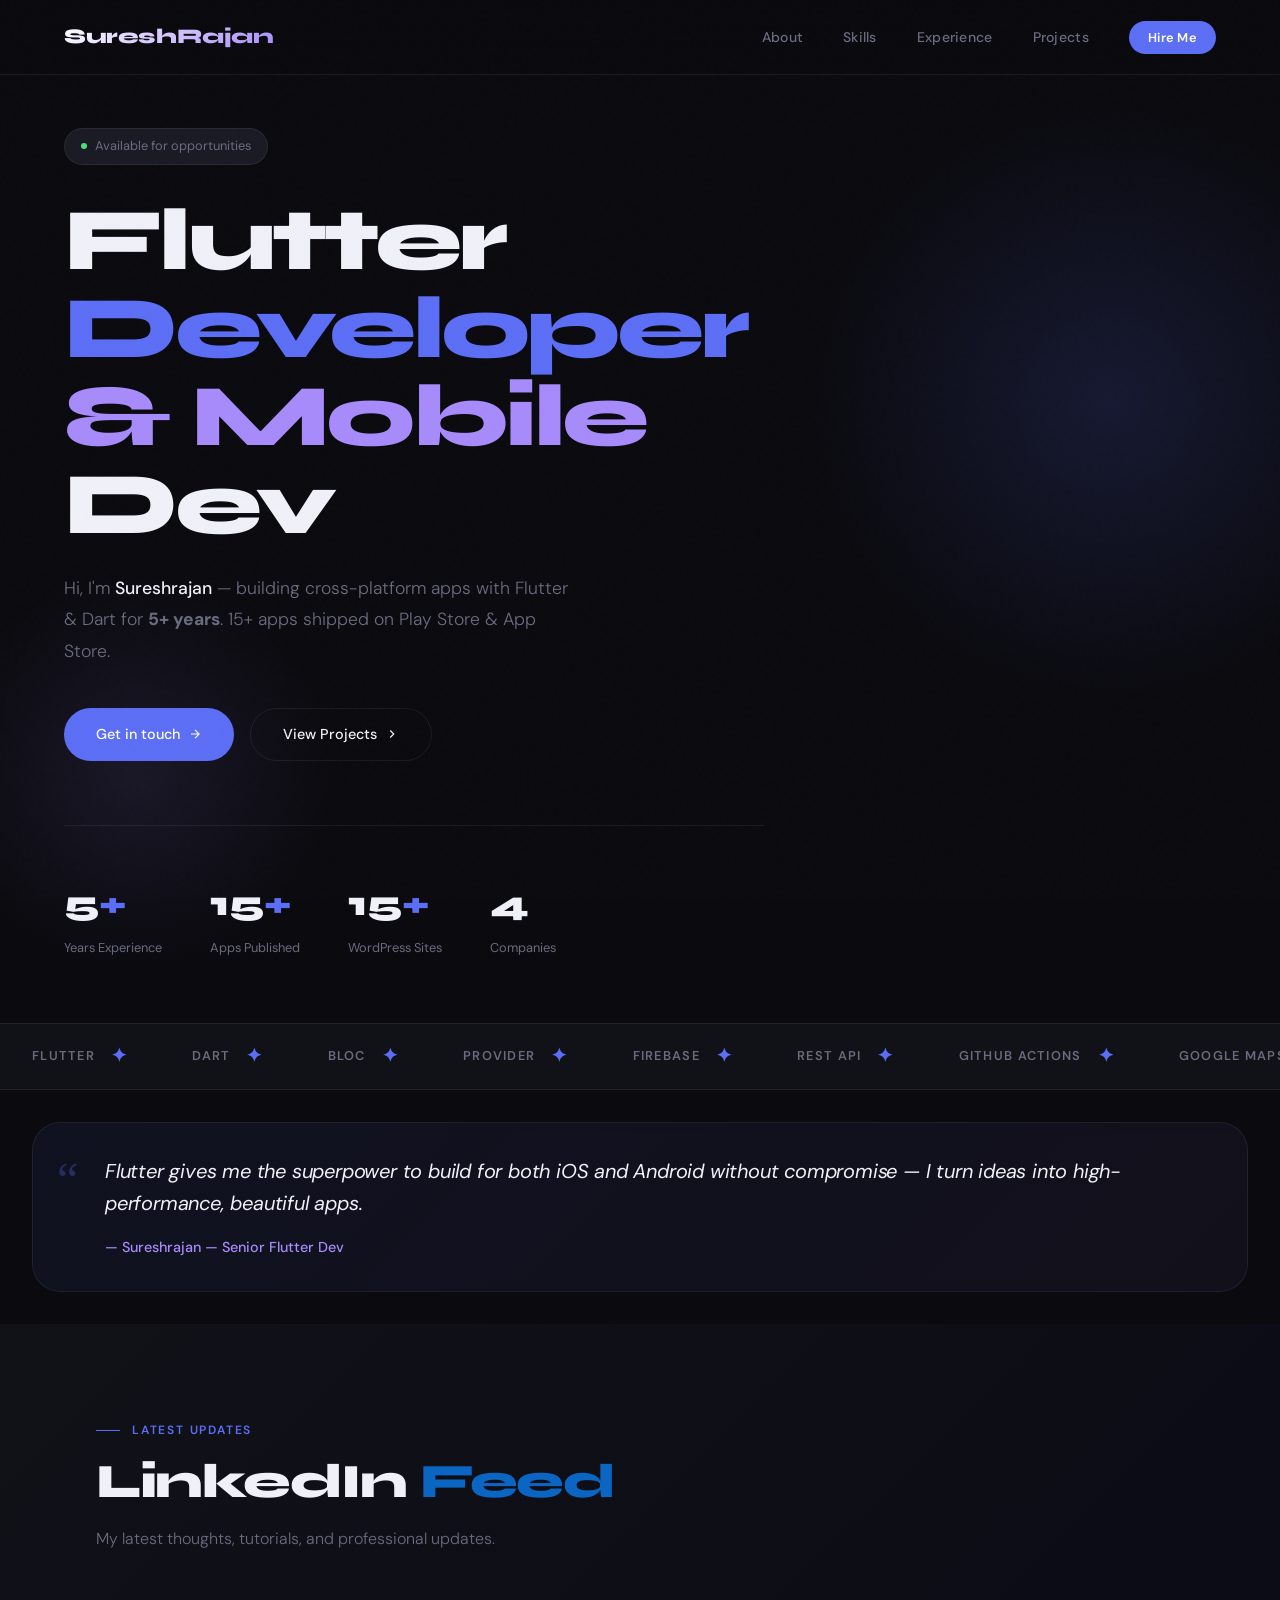
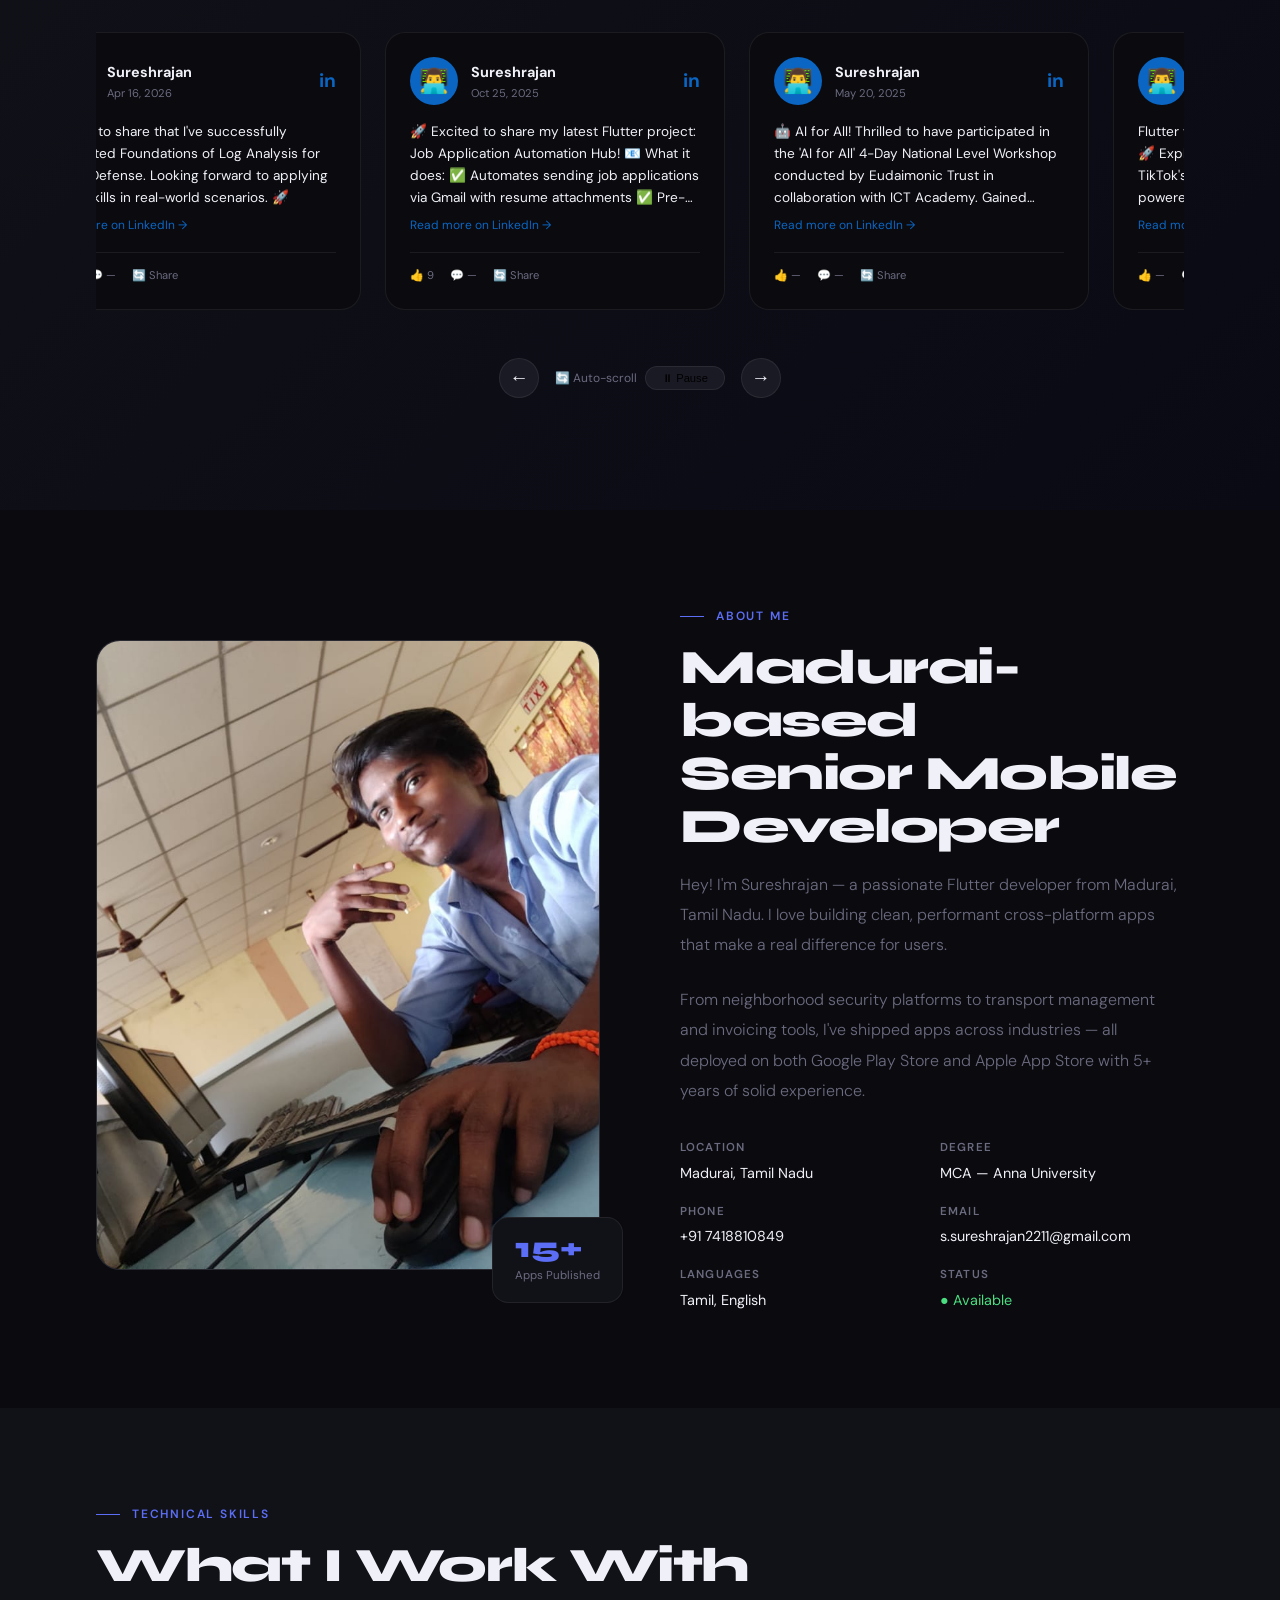
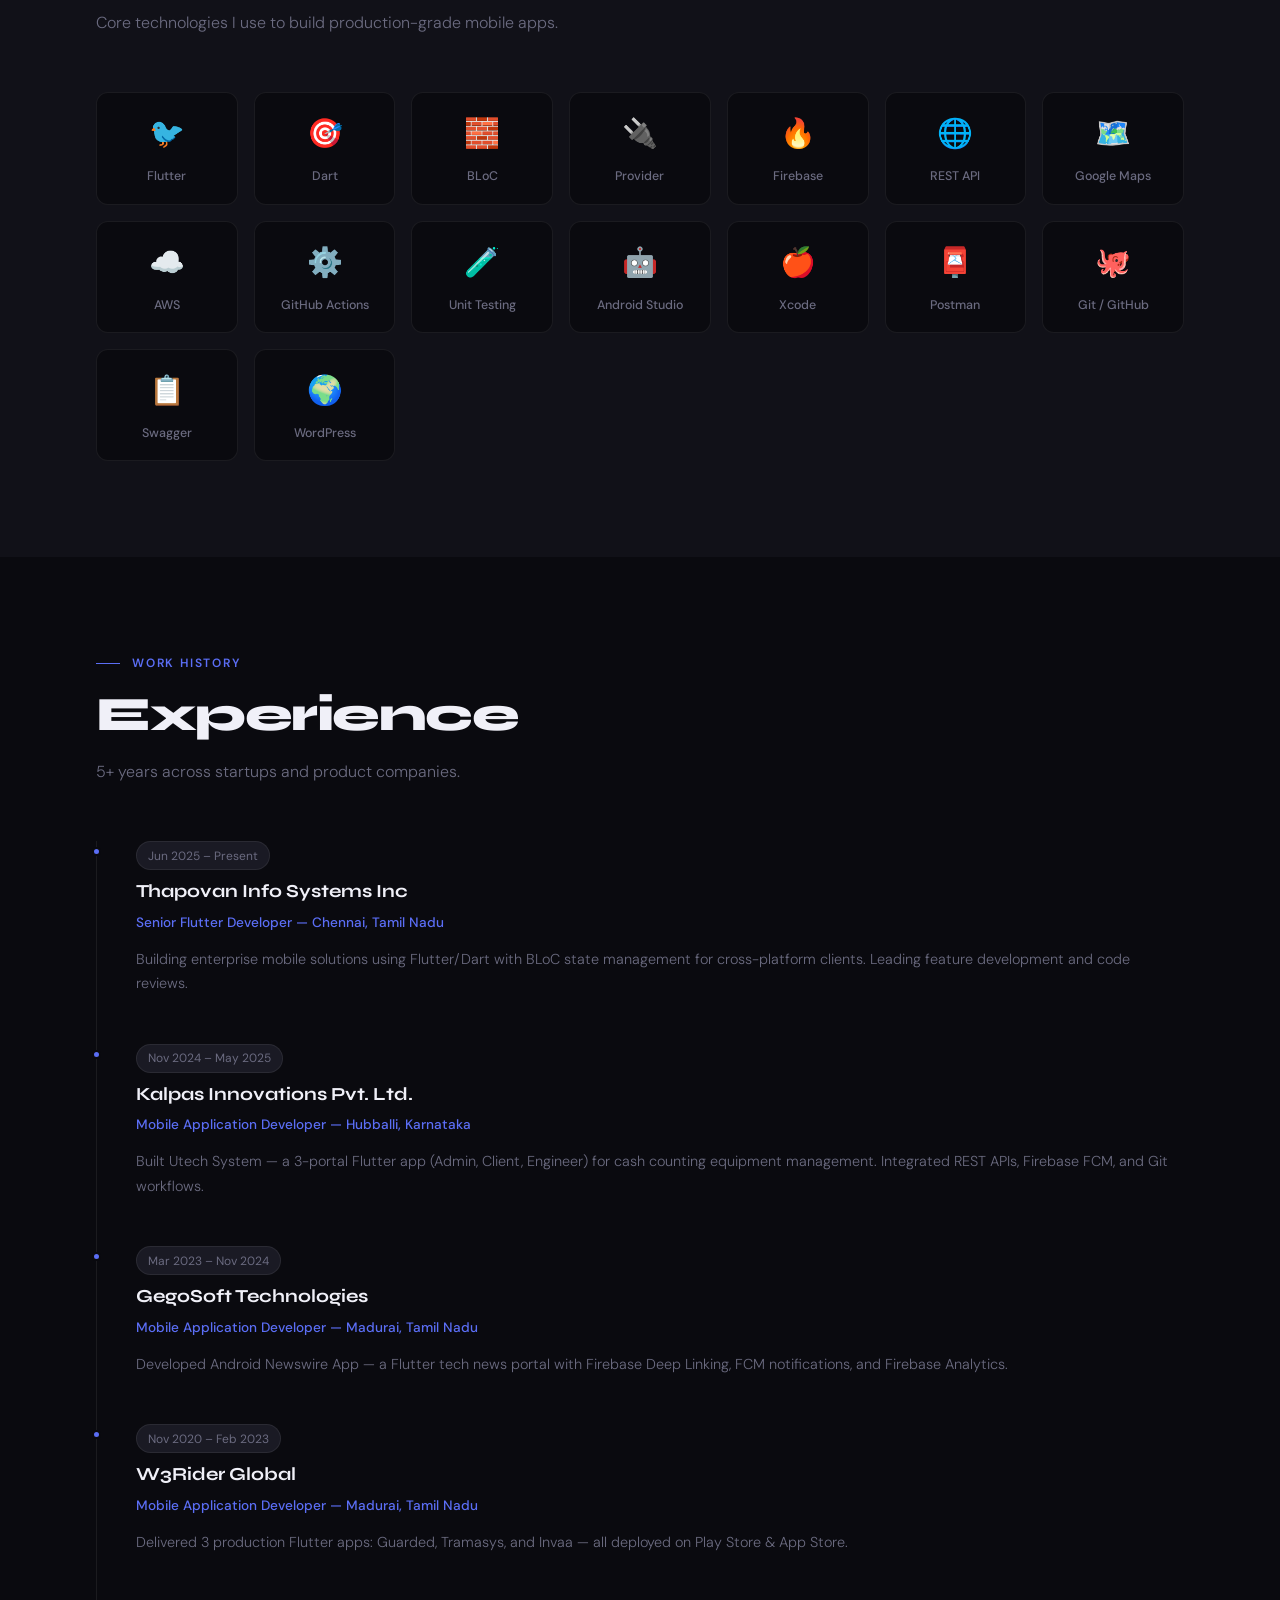
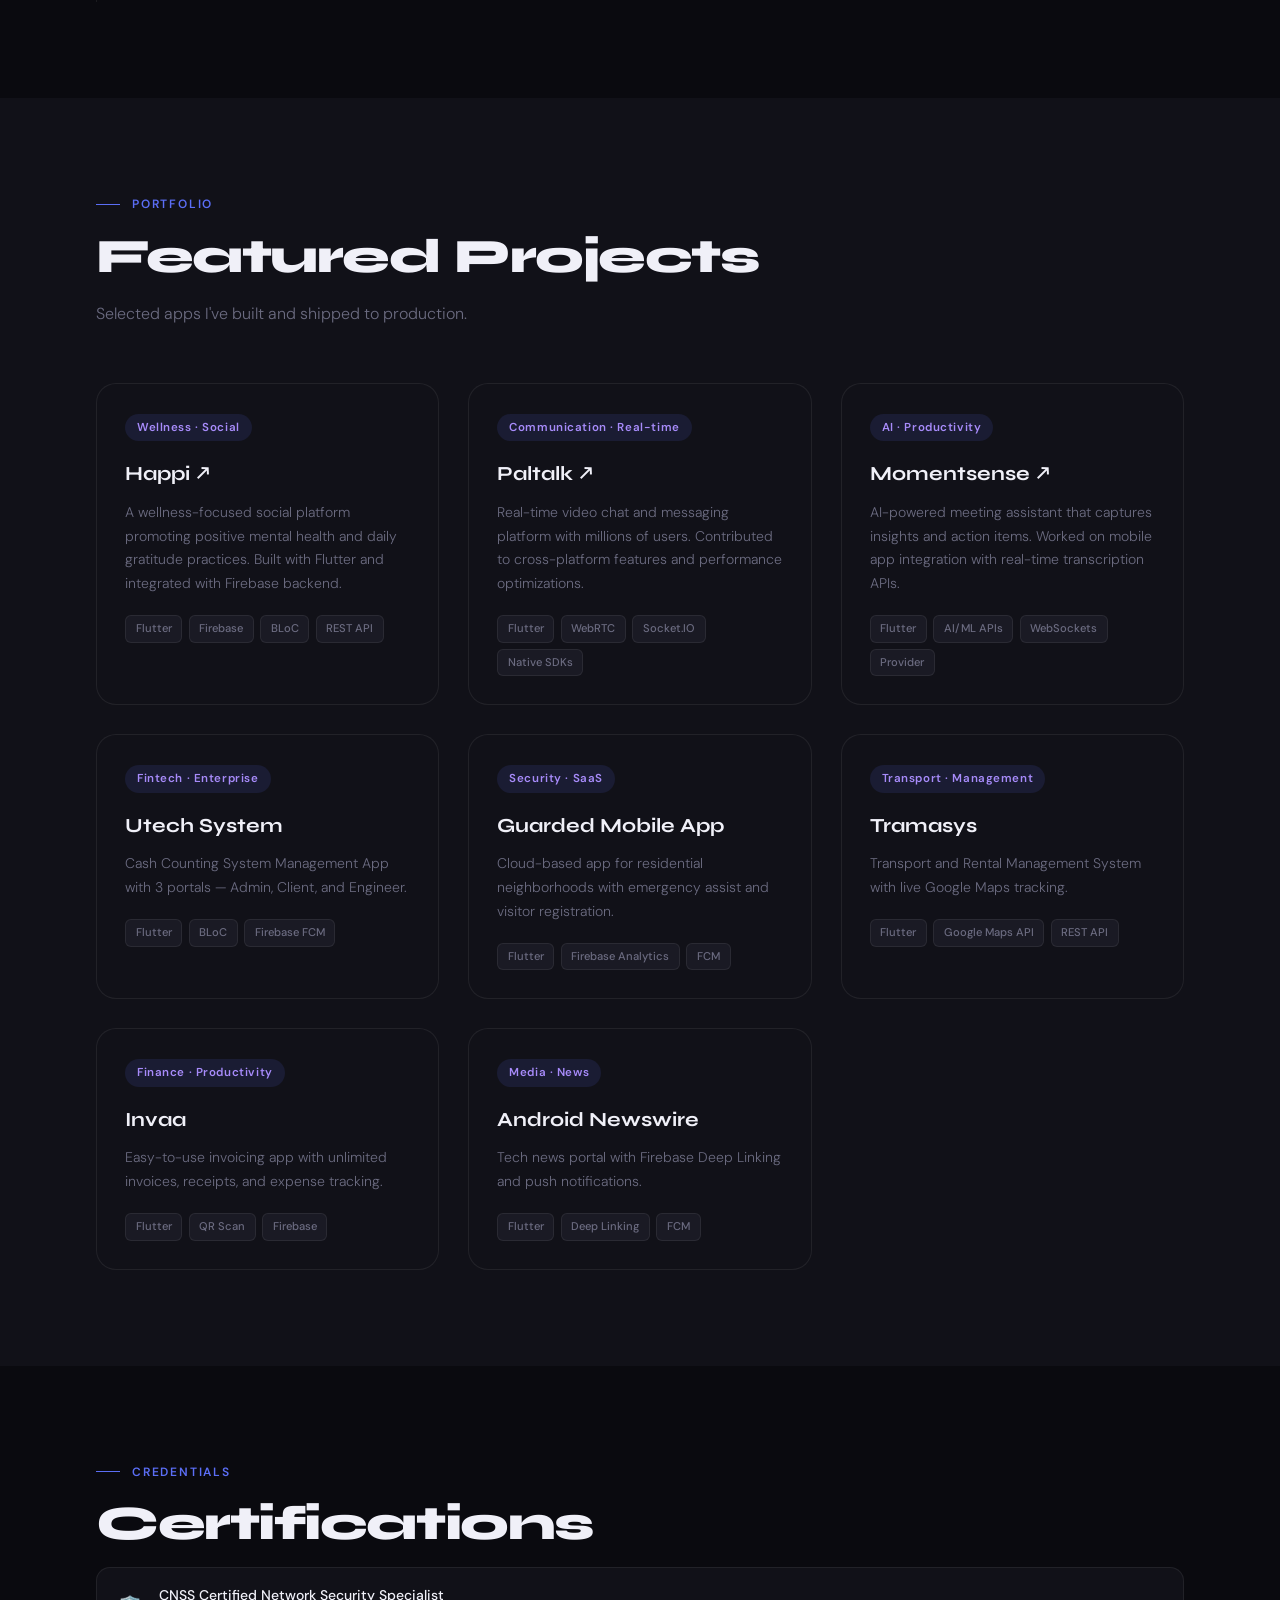
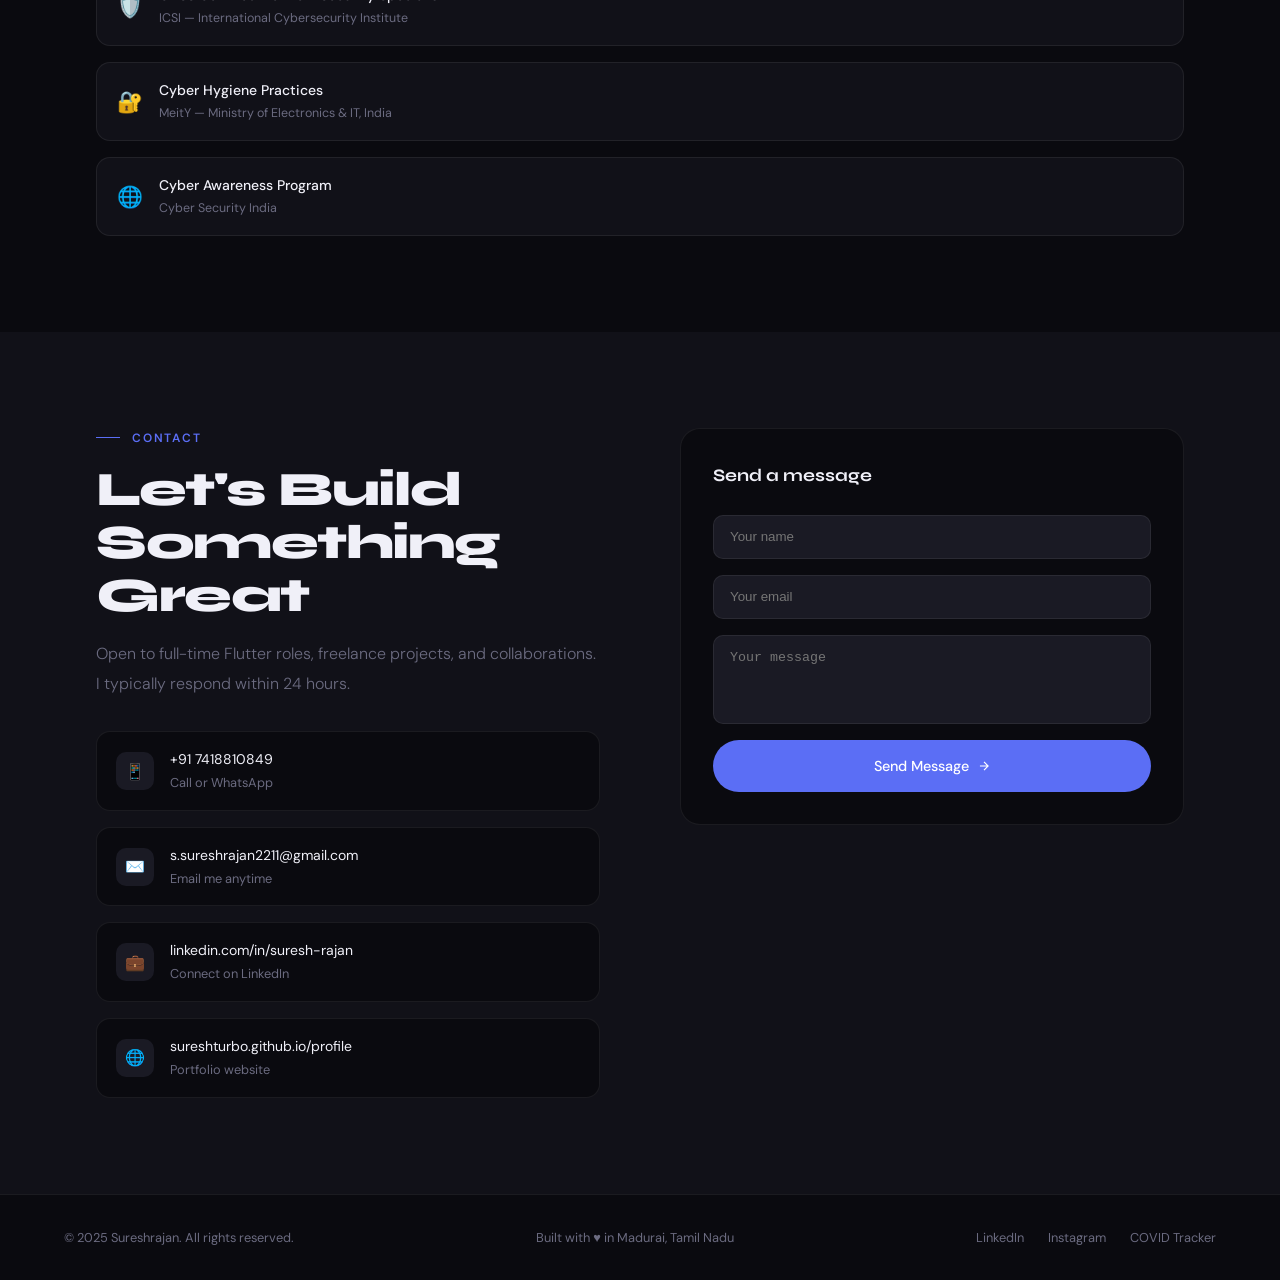
<file: index.html>
<!DOCTYPE html>
<html lang="en">
<head>
<meta charset="UTF-8">
<meta name="viewport" content="width=device-width, initial-scale=1.0">
<title>Sureshrajan — Flutter Developer (5+ Years)</title>
<meta name="description" content="Sureshrajan — Senior Flutter Developer with 5+ years experience. 15+ apps published on Play Store & App Store.">
<link rel="preconnect" href="https://fonts.googleapis.com">
<link href="https://fonts.googleapis.com/css2?family=Syne:wght@400;600;700;800&family=DM+Sans:ital,wght@0,300;0,400;0,500;1,300&display=swap" rel="stylesheet">
<style>
  *, *::before, *::after { box-sizing: border-box; margin: 0; padding: 0; }

  :root {
    --bg: #0A0A0F;
    --surface: #111118;
    --surface2: #1A1A24;
    --accent: #5B6EF5;
    --accent2: #A78BFA;
    --text: #F0F0F8;
    --muted: #6B6B80;
    --border: rgba(255,255,255,0.07);
    --font-display: 'Syne', sans-serif;
    --font-body: 'DM Sans', sans-serif;
    --linkedin-blue: #0A66C2;
  }

  html { scroll-behavior: smooth; }

  body {
    background: var(--bg);
    color: var(--text);
    font-family: var(--font-body);
    font-size: 16px;
    line-height: 1.7;
    overflow-x: hidden;
  }

  /* ── NOISE OVERLAY ── */
  body::before {
    content: '';
    position: fixed;
    inset: 0;
    background-image: url("data:image/svg+xml,%3Csvg viewBox='0 0 256 256' xmlns='http://www.w3.org/2000/svg'%3E%3Cfilter id='noise'%3E%3CfeTurbulence type='fractalNoise' baseFrequency='0.9' numOctaves='4' stitchTiles='stitch'/%3E%3C/filter%3E%3Crect width='100%25' height='100%25' filter='url(%23noise)' opacity='0.04'/%3E%3C/svg%3E");
    pointer-events: none;
    z-index: 9999;
    opacity: 0.4;
  }

  /* ── NAV ── */
  nav {
    position: fixed;
    top: 0; left: 0; right: 0;
    z-index: 100;
    display: flex;
    align-items: center;
    justify-content: space-between;
    padding: 1.2rem 4rem;
    background: rgba(10,10,15,0.7);
    backdrop-filter: blur(20px);
    border-bottom: 1px solid var(--border);
  }

  .nav-logo {
    font-family: var(--font-display);
    font-weight: 800;
    font-size: 1.3rem;
    color: var(--text);
    text-decoration: none;
    letter-spacing: -0.02em;
    background: linear-gradient(135deg, #fff, var(--accent2));
    -webkit-background-clip: text;
    background-clip: text;
    color: transparent;
  }

  .nav-links { display: flex; gap: 2.5rem; list-style: none; }
  .nav-links a {
    color: var(--muted);
    text-decoration: none;
    font-size: 0.875rem;
    font-weight: 500;
    letter-spacing: 0.02em;
    transition: color 0.2s;
  }
  .nav-links a:hover { color: var(--text); }

  .nav-cta {
    background: var(--accent);
    color: #fff !important;
    padding: 0.5rem 1.2rem;
    border-radius: 100px;
    font-size: 0.8rem !important;
    font-weight: 600 !important;
    transition: opacity 0.2s !important;
  }
  .nav-cta:hover { opacity: 0.85; color: #fff !important; }

  /* ── HERO ── */
  .hero {
    min-height: 100vh;
    display: flex;
    align-items: center;
    padding: 8rem 4rem 4rem;
    position: relative;
    overflow: hidden;
  }

  .hero-glow {
    position: absolute;
    width: 600px; height: 600px;
    border-radius: 50%;
    background: radial-gradient(circle, rgba(91,110,245,0.15) 0%, transparent 70%);
    top: 10%; right: -10%;
    pointer-events: none;
    animation: float 8s ease-in-out infinite;
  }

  .hero-glow2 {
    position: absolute;
    width: 400px; height: 400px;
    border-radius: 50%;
    background: radial-gradient(circle, rgba(167,139,250,0.1) 0%, transparent 70%);
    bottom: 5%; left: -5%;
    pointer-events: none;
    animation: float 10s ease-in-out infinite reverse;
  }

  @keyframes float {
    0%, 100% { transform: translateY(0px); }
    50% { transform: translateY(-30px); }
  }

  .hero-content { max-width: 700px; position: relative; z-index: 1; }

  .hero-badge {
    display: inline-flex;
    align-items: center;
    gap: 0.5rem;
    background: var(--surface2);
    border: 1px solid var(--border);
    border-radius: 100px;
    padding: 0.4rem 1rem;
    font-size: 0.8rem;
    color: var(--muted);
    margin-bottom: 2rem;
    animation: fadeUp 0.6s ease both;
  }

  .hero-badge .dot {
    width: 6px; height: 6px;
    border-radius: 50%;
    background: #4ADE80;
    animation: pulse 2s ease infinite;
  }

  @keyframes pulse {
    0%, 100% { opacity: 1; }
    50% { opacity: 0.4; }
  }

  .hero-title {
    font-family: var(--font-display);
    font-size: clamp(3rem, 7vw, 5.5rem);
    font-weight: 800;
    line-height: 1.0;
    letter-spacing: -0.04em;
    margin-bottom: 1.5rem;
    animation: fadeUp 0.6s 0.1s ease both;
  }

  .hero-title .accent { color: var(--accent); }
  .hero-title .accent2 { color: var(--accent2); }

  .hero-sub {
    font-size: 1.1rem;
    color: var(--muted);
    font-weight: 300;
    max-width: 520px;
    margin-bottom: 2.5rem;
    animation: fadeUp 0.6s 0.2s ease both;
    line-height: 1.8;
  }

  .hero-actions {
    display: flex;
    gap: 1rem;
    flex-wrap: wrap;
    animation: fadeUp 0.6s 0.3s ease both;
  }

  .btn-primary {
    background: var(--accent);
    color: #fff;
    padding: 0.85rem 2rem;
    border-radius: 100px;
    text-decoration: none;
    font-weight: 500;
    font-size: 0.9rem;
    transition: transform 0.2s, opacity 0.2s;
    display: inline-flex; align-items: center; gap: 0.5rem;
  }
  .btn-primary:hover { transform: translateY(-2px); opacity: 0.9; }

  .btn-secondary {
    background: transparent;
    color: var(--text);
    padding: 0.85rem 2rem;
    border-radius: 100px;
    text-decoration: none;
    font-weight: 500;
    font-size: 0.9rem;
    border: 1px solid var(--border);
    transition: border-color 0.2s, transform 0.2s;
    display: inline-flex; align-items: center; gap: 0.5rem;
  }
  .btn-secondary:hover { border-color: rgba(255,255,255,0.2); transform: translateY(-2px); }

  .hero-stats {
    display: flex;
    gap: 3rem;
    margin-top: 4rem;
    padding-top: 3rem;
    border-top: 1px solid var(--border);
    animation: fadeUp 0.6s 0.4s ease both;
  }

  .stat-num {
    font-family: var(--font-display);
    font-size: 2.2rem;
    font-weight: 800;
    color: var(--text);
    letter-spacing: -0.03em;
  }

  .stat-num span { color: var(--accent); }
  .stat-label { font-size: 0.8rem; color: var(--muted); font-weight: 400; margin-top: 0.2rem; }

  @keyframes fadeUp {
    from { opacity: 0; transform: translateY(20px); }
    to { opacity: 1; transform: translateY(0); }
  }

  /* ── SCROLLING TICKER ── */
  .ticker {
    background: var(--surface);
    border-top: 1px solid var(--border);
    border-bottom: 1px solid var(--border);
    padding: 1rem 0;
    overflow: hidden;
    white-space: nowrap;
  }

  .ticker-track {
    display: inline-flex;
    gap: 0;
    animation: ticker 25s linear infinite;
  }

  .ticker-item {
    display: inline-flex;
    align-items: center;
    gap: 1rem;
    padding: 0 2rem;
    font-size: 0.8rem;
    font-weight: 600;
    color: var(--muted);
    letter-spacing: 0.1em;
    text-transform: uppercase;
  }

  .ticker-dot { color: var(--accent); font-size: 1.2rem; }

  @keyframes ticker {
    from { transform: translateX(0); }
    to { transform: translateX(-50%); }
  }

  /* ── SECTIONS ── */
  section { padding: 6rem 4rem; }

  .section-tag {
    font-size: 0.75rem;
    font-weight: 600;
    letter-spacing: 0.15em;
    text-transform: uppercase;
    color: var(--accent);
    margin-bottom: 1rem;
    display: flex;
    align-items: center;
    gap: 0.75rem;
  }

  .section-tag::before {
    content: '';
    width: 24px; height: 1px;
    background: var(--accent);
  }

  .section-title {
    font-family: var(--font-display);
    font-size: clamp(2rem, 4vw, 3rem);
    font-weight: 800;
    letter-spacing: -0.03em;
    line-height: 1.1;
    margin-bottom: 1rem;
  }

  .section-desc {
    color: var(--muted);
    font-weight: 300;
    max-width: 500px;
    margin-bottom: 3.5rem;
    font-size: 1rem;
  }

  /* ── QUOTE CARD ── */
  .quote-card {
    background: linear-gradient(135deg, rgba(91,110,245,0.08) 0%, rgba(167,139,250,0.05) 100%);
    border: 1px solid var(--border);
    border-radius: 28px;
    padding: 2rem 2.5rem;
    margin: 2rem 0 2rem 0;
    position: relative;
    backdrop-filter: blur(4px);
  }
  .quote-icon {
    font-size: 3rem;
    color: var(--accent);
    opacity: 0.3;
    position: absolute;
    top: 1rem;
    left: 1.5rem;
    font-family: serif;
  }
  .quote-text {
    font-size: 1.25rem;
    font-weight: 400;
    line-height: 1.6;
    font-style: italic;
    color: var(--text);
    padding-left: 2rem;
    letter-spacing: -0.2px;
  }
  .quote-author {
    margin-top: 1rem;
    font-size: 0.9rem;
    color: var(--accent2);
    font-weight: 500;
    padding-left: 2rem;
  }
/* LinkedIn Posts Section - Complete Styles */
.linkedin-section {
    background: linear-gradient(135deg, var(--surface) 0%, #0A0A15 100%);
    overflow: hidden;
}

.posts-carousel-container {
    position: relative;
    width: 100%;
    overflow: hidden;
    padding: 1rem 0;
}

.posts-scroll-wrapper {
    overflow-x: auto;
    overflow-y: hidden;
    scroll-behavior: smooth;
    cursor: grab;
    scrollbar-width: thin;
    -webkit-overflow-scrolling: touch;
}

.posts-scroll-wrapper:active {
    cursor: grabbing;
}

.posts-scroll-wrapper::-webkit-scrollbar {
    height: 4px;
}

.posts-scroll-wrapper::-webkit-scrollbar-track {
    background: var(--surface2);
    border-radius: 10px;
}

.posts-scroll-wrapper::-webkit-scrollbar-thumb {
    background: var(--accent);
    border-radius: 10px;
}

.posts-flex {
    display: flex;
    flex-direction: row;
    gap: 1.5rem;
    padding: 0.5rem 0.5rem 1rem;
    width: max-content;
}

.linkedin-post-card {
    width: 340px;
    min-width: 320px;
    background: var(--bg);
    border: 1px solid var(--border);
    border-radius: 20px;
    padding: 1.5rem;
    transition: all 0.3s ease;
    display: flex;
    flex-direction: column;
}

.linkedin-post-card:hover {
    transform: translateY(-5px);
    border-color: var(--linkedin-blue);
    box-shadow: 0 10px 30px rgba(10, 102, 194, 0.15);
}

.post-header {
    display: flex;
    align-items: center;
    gap: 0.8rem;
    margin-bottom: 1rem;
}

.post-avatar {
    width: 48px;
    height: 48px;
    border-radius: 50%;
    background: var(--linkedin-blue);
    display: flex;
    align-items: center;
    justify-content: center;
    font-size: 1.5rem;
}

.post-author-info {
    flex: 1;
}

.post-author-name {
    font-weight: 700;
    color: var(--text);
    font-size: 0.9rem;
}

.post-date {
    font-size: 0.7rem;
    color: var(--muted);
}

.linkedin-icon {
    color: var(--linkedin-blue);
    font-size: 1.2rem;
    font-weight: bold;
}

.post-content {
    color: var(--text-muted);
    font-size: 0.85rem;
    line-height: 1.6;
    margin-bottom: 1rem;
    flex: 1;
}

.post-content p {
    display: -webkit-box;
    -webkit-line-clamp: 4;
    -webkit-box-orient: vertical;
    overflow: hidden;
    margin: 0;
}

.read-more {
    color: var(--linkedin-blue);
    text-decoration: none;
    font-size: 0.75rem;
    margin-top: 0.5rem;
    display: inline-block;
}

.read-more:hover {
    text-decoration: underline;
}

.post-stats {
    display: flex;
    gap: 1rem;
    padding-top: 0.8rem;
    border-top: 1px solid var(--border);
    font-size: 0.7rem;
    color: var(--muted);
}

.post-stats span {
    display: flex;
    align-items: center;
    gap: 0.3rem;
}

.auto-scroll-controls {
    display: flex;
    justify-content: center;
    gap: 1rem;
    margin-top: 2rem;
}

.scroll-btn {
    background: var(--surface2);
    border: 1px solid var(--border);
    border-radius: 50%;
    width: 40px;
    height: 40px;
    display: flex;
    align-items: center;
    justify-content: center;
    cursor: pointer;
    transition: all 0.2s;
    color: var(--text);
    font-size: 1.2rem;
}

.scroll-btn:hover {
    background: var(--accent);
    transform: scale(1.05);
}

.auto-scroll-indicator {
    display: flex;
    align-items: center;
    gap: 0.5rem;
    font-size: 0.75rem;
    color: var(--muted);
}

.toggle-auto {
    background: var(--surface2);
    border: 1px solid var(--border);
    border-radius: 20px;
    padding: 0.3rem 1rem;
    cursor: pointer;
    font-size: 0.7rem;
    transition: all 0.2s;
}

.toggle-auto.active {
    background: var(--accent);
    color: white;
}

.loading-posts {
    text-align: center;
    padding: 3rem;
    color: var(--muted);
}

.loading-spinner {
    width: 40px;
    height: 40px;
    border: 2px solid var(--border);
    border-top-color: var(--accent);
    border-radius: 50%;
    animation: spin 1s linear infinite;
    margin: 0 auto 1rem;
}

@keyframes spin {
    to { transform: rotate(360deg); }
}

  /* ── SKILLS ── */
  .skills-section { background: var(--surface); }

  .skills-grid {
    display: grid;
    grid-template-columns: repeat(auto-fill, minmax(140px, 1fr));
    gap: 1rem;
  }

  .skill-chip {
    background: var(--bg);
    border: 1px solid var(--border);
    border-radius: 12px;
    padding: 1rem;
    text-align: center;
    transition: border-color 0.2s, transform 0.2s;
    cursor: default;
  }

  .skill-chip:hover {
    border-color: var(--accent);
    transform: translateY(-3px);
  }

  .skill-chip .skill-icon { font-size: 1.8rem; margin-bottom: 0.5rem; }
  .skill-chip .skill-name { font-size: 0.78rem; font-weight: 500; color: var(--muted); }

  /* ── EXPERIENCE ── */
  .timeline { position: relative; }

  .timeline::before {
    content: '';
    position: absolute;
    left: 0; top: 0; bottom: 0;
    width: 1px;
    background: var(--border);
  }

  .timeline-item {
    padding-left: 2.5rem;
    padding-bottom: 3rem;
    position: relative;
  }

  .timeline-item::before {
    content: '';
    position: absolute;
    left: -4px; top: 6px;
    width: 9px; height: 9px;
    border-radius: 50%;
    background: var(--accent);
    border: 2px solid var(--bg);
  }

  .timeline-meta {
    display: flex;
    align-items: center;
    gap: 1rem;
    margin-bottom: 0.4rem;
    flex-wrap: wrap;
  }

  .timeline-date {
    font-size: 0.75rem;
    color: var(--muted);
    background: var(--surface2);
    padding: 0.2rem 0.7rem;
    border-radius: 100px;
    border: 1px solid var(--border);
  }

  .timeline-company {
    font-family: var(--font-display);
    font-size: 1.15rem;
    font-weight: 700;
    color: var(--text);
    margin-bottom: 0.2rem;
  }

  .timeline-role {
    font-size: 0.85rem;
    color: var(--accent);
    font-weight: 500;
    margin-bottom: 0.8rem;
  }

  .timeline-desc {
    font-size: 0.9rem;
    color: var(--muted);
    font-weight: 300;
    line-height: 1.7;
  }

  /* ── PROJECTS ── */
  .projects-grid {
    display: grid;
    grid-template-columns: repeat(auto-fill, minmax(320px, 1fr));
    gap: 1.8rem;
  }

  .project-card {
    background: var(--surface);
    border: 1px solid var(--border);
    border-radius: 20px;
    padding: 1.75rem;
    transition: border-color 0.2s, transform 0.2s;
    position: relative;
    overflow: hidden;
  }

  .project-card::before {
    content: '';
    position: absolute;
    top: 0; left: 0; right: 0;
    height: 2px;
    background: linear-gradient(90deg, var(--accent), var(--accent2));
    opacity: 0;
    transition: opacity 0.2s;
  }

  .project-card:hover { border-color: rgba(91,110,245,0.3); transform: translateY(-4px); }
  .project-card:hover::before { opacity: 1; }

  .project-tag {
    display: inline-block;
    background: rgba(91,110,245,0.12);
    color: var(--accent2);
    font-size: 0.72rem;
    font-weight: 600;
    padding: 0.25rem 0.75rem;
    border-radius: 100px;
    margin-bottom: 1rem;
    letter-spacing: 0.05em;
  }

  .project-name {
    font-family: var(--font-display);
    font-size: 1.25rem;
    font-weight: 700;
    margin-bottom: 0.6rem;
    color: var(--text);
  }

  .project-name a {
    color: inherit;
    text-decoration: none;
    transition: color 0.2s;
  }
  .project-name a:hover {
    color: var(--accent);
  }

  .project-desc {
    font-size: 0.875rem;
    color: var(--muted);
    font-weight: 300;
    line-height: 1.7;
  }

  .project-tech {
    display: flex;
    flex-wrap: wrap;
    gap: 0.4rem;
    margin-top: 1.2rem;
  }

  .tech-tag {
    background: var(--surface2);
    color: var(--muted);
    font-size: 0.7rem;
    padding: 0.2rem 0.6rem;
    border-radius: 6px;
    border: 1px solid var(--border);
    font-weight: 500;
  }

  /* ── ABOUT with Image ── */
  .about-grid {
    display: grid;
    grid-template-columns: 1fr 1fr;
    gap: 5rem;
    align-items: center;
  }

  .about-img-wrap {
    position: relative;
  }

  .about-img {
    width: 100%;
    aspect-ratio: 4/5;
    object-fit: cover;
    border-radius: 24px;
    border: 1px solid var(--border);
    background: var(--surface2);
  }

  .about-floating-card {
    position: absolute;
    bottom: -1.5rem;
    right: -1.5rem;
    background: var(--surface);
    border: 1px solid var(--border);
    border-radius: 16px;
    padding: 1rem 1.4rem;
    backdrop-filter: blur(10px);
  }

  .about-floating-card .num {
    font-family: var(--font-display);
    font-size: 1.8rem;
    font-weight: 800;
    color: var(--accent);
    line-height: 1;
  }

  .about-floating-card .lbl { font-size: 0.72rem; color: var(--muted); margin-top: 0.2rem; }

  .about-info p {
    font-size: 1rem;
    color: var(--muted);
    font-weight: 300;
    line-height: 1.9;
    margin-bottom: 1.5rem;
  }

  .about-details {
    display: grid;
    grid-template-columns: 1fr 1fr;
    gap: 1rem;
    margin-top: 2rem;
  }

  .detail-item { display: flex; flex-direction: column; gap: 0.2rem; }
  .detail-label { font-size: 0.72rem; color: var(--muted); text-transform: uppercase; letter-spacing: 0.1em; font-weight: 600; }
  .detail-value { font-size: 0.9rem; color: var(--text); font-weight: 400; }

  /* ── CONTACT ── */
  .contact-section { background: var(--surface); }

  .contact-grid {
    display: grid;
    grid-template-columns: 1fr 1fr;
    gap: 5rem;
    align-items: start;
  }

  .contact-links { display: flex; flex-direction: column; gap: 1rem; margin-top: 2rem; }

  .contact-link {
    display: flex;
    align-items: center;
    gap: 1rem;
    padding: 1rem 1.2rem;
    background: var(--bg);
    border: 1px solid var(--border);
    border-radius: 14px;
    text-decoration: none;
    color: var(--text);
    font-size: 0.875rem;
    transition: border-color 0.2s, transform 0.2s;
  }

  .contact-link:hover { border-color: var(--accent); transform: translateX(4px); color: var(--text); }

  .contact-link .icon {
    width: 38px; height: 38px;
    background: var(--surface2);
    border-radius: 10px;
    display: flex; align-items: center; justify-content: center;
    font-size: 1rem;
    flex-shrink: 0;
  }

  .contact-link .link-text { color: var(--muted); font-size: 0.8rem; }

  /* ── FOOTER ── */
  footer {
    background: var(--bg);
    border-top: 1px solid var(--border);
    padding: 2rem 4rem;
    display: flex;
    align-items: center;
    justify-content: space-between;
    font-size: 0.8rem;
    color: var(--muted);
  }

  footer a { color: var(--muted); text-decoration: none; }
  footer a:hover { color: var(--text); }

  /* ── CERTIFICATIONS ── */
  .cert-list { display: flex; flex-direction: column; gap: 1rem; }

  .cert-item {
    display: flex;
    align-items: center;
    gap: 1rem;
    padding: 1rem 1.25rem;
    background: var(--surface);
    border: 1px solid var(--border);
    border-radius: 14px;
    font-size: 0.875rem;
    transition: border-color 0.2s;
  }

  .cert-item:hover { border-color: var(--accent); }
  .cert-icon { font-size: 1.3rem; }
  .cert-name { color: var(--text); font-weight: 500; }
  .cert-issuer { color: var(--muted); font-size: 0.78rem; }

  /* ── SCROLL REVEAL ── */
  .reveal {
    opacity: 0;
    transform: translateY(28px);
    transition: opacity 0.7s ease, transform 0.7s ease;
  }
  .reveal.visible { opacity: 1; transform: none; }

  /* ── MOBILE ── */
  @media (max-width: 768px) {
    nav { padding: 1rem 1.5rem; }
    .nav-links { display: none; }
    .hero { padding: 7rem 1.5rem 3rem; }
    section { padding: 4rem 1.5rem; }
    .hero-stats { gap: 1.5rem; flex-wrap: wrap; }
    .about-grid, .contact-grid { grid-template-columns: 1fr; gap: 2.5rem; }
    footer { flex-direction: column; gap: 1rem; text-align: center; padding: 2rem 1.5rem; }
    .about-floating-card { right: 1rem; }
    .quote-card { padding: 1.5rem; }
    .quote-text { font-size: 1rem; padding-left: 1rem; }
    .quote-icon { font-size: 2rem; }
    .projects-grid { grid-template-columns: 1fr; }
  }
</style>
</head>
<body>

<!-- NAV -->
<nav>
  <a href="#" class="nav-logo">SureshRajan</a>
  <ul class="nav-links">
    <li><a href="#about">About</a></li>
    <li><a href="#skills">Skills</a></li>
    <li><a href="#experience">Experience</a></li>
    <li><a href="#projects">Projects</a></li>
    <li><a href="#contact" class="nav-cta">Hire Me</a></li>
  </ul>
</nav>

<!-- HERO -->
<section class="hero">
  <div class="hero-glow"></div>
  <div class="hero-glow2"></div>
  <div class="hero-content">
    <div class="hero-badge">
      <span class="dot"></span>
      Available for opportunities
    </div>
    <h1 class="hero-title">
      Flutter<br>
      <span class="accent">Developer</span><br>
      <span class="accent2">& Mobile</span> Dev
    </h1>
    <p class="hero-sub">
      Hi, I'm <strong style="color:var(--text);font-weight:500;">Sureshrajan</strong> — building cross-platform apps with Flutter & Dart for <strong>5+ years</strong>. 15+ apps shipped on Play Store & App Store.
    </p>
    <div class="hero-actions">
      <a href="#contact" class="btn-primary">
        Get in touch
        <svg width="14" height="14" viewBox="0 0 24 24" fill="none" stroke="currentColor" stroke-width="2"><path d="M5 12h14M12 5l7 7-7 7"/></svg>
      </a>
      <a href="#projects" class="btn-secondary">
        View Projects
        <svg width="14" height="14" viewBox="0 0 24 24" fill="none" stroke="currentColor" stroke-width="2"><path d="M9 18l6-6-6-6"/></svg>
      </a>
    </div>
    <div class="hero-stats">
      <div><div class="stat-num">5<span>+</span></div><div class="stat-label">Years Experience</div></div>
      <div><div class="stat-num">15<span>+</span></div><div class="stat-label">Apps Published</div></div>
      <div><div class="stat-num">15<span>+</span></div><div class="stat-label">WordPress Sites</div></div>
      <div><div class="stat-num">4</div><div class="stat-label">Companies</div></div>
    </div>
  </div>
</section>

<!-- TICKER -->
<div class="ticker">
  <div class="ticker-track">
    <span class="ticker-item">Flutter <span class="ticker-dot">✦</span></span>
    <span class="ticker-item">Dart <span class="ticker-dot">✦</span></span>
    <span class="ticker-item">BLoC <span class="ticker-dot">✦</span></span>
    <span class="ticker-item">Provider <span class="ticker-dot">✦</span></span>
    <span class="ticker-item">Firebase <span class="ticker-dot">✦</span></span>
    <span class="ticker-item">REST API <span class="ticker-dot">✦</span></span>
    <span class="ticker-item">GitHub Actions <span class="ticker-dot">✦</span></span>
    <span class="ticker-item">Google Maps API <span class="ticker-dot">✦</span></span>
    <span class="ticker-item">AWS <span class="ticker-dot">✦</span></span>
    <span class="ticker-item">Unit Testing <span class="ticker-dot">✦</span></span>
    <span class="ticker-item">Play Store <span class="ticker-dot">✦</span></span>
    <span class="ticker-item">App Store <span class="ticker-dot">✦</span></span>
    <span class="ticker-item">Flutter <span class="ticker-dot">✦</span></span>
    <span class="ticker-item">Dart <span class="ticker-dot">✦</span></span>
    <span class="ticker-item">BLoC <span class="ticker-dot">✦</span></span>
    <span class="ticker-item">Provider <span class="ticker-dot">✦</span></span>
    <span class="ticker-item">Firebase <span class="ticker-dot">✦</span></span>
    <span class="ticker-item">REST API <span class="ticker-dot">✦</span></span>
    <span class="ticker-item">GitHub Actions <span class="ticker-dot">✦</span></span>
    <span class="ticker-item">Google Maps API <span class="ticker-dot">✦</span></span>
    <span class="ticker-item">AWS <span class="ticker-dot">✦</span></span>
    <span class="ticker-item">Unit Testing <span class="ticker-dot">✦</span></span>
    <span class="ticker-item">Play Store <span class="ticker-dot">✦</span></span>
    <span class="ticker-item">App Store <span class="ticker-dot">✦</span></span>
  </div>
</div>

<!-- QUOTE SECTION -->
<div class="container" style="max-width: 1300px; margin: 0 auto; padding: 0 2rem;">
  <div class="quote-card reveal">
    <div class="quote-icon">“</div>
    <div class="quote-text">
      Flutter gives me the superpower to build for both iOS and Android without compromise — I turn ideas into high-performance, beautiful apps.
    </div>
    <div class="quote-author">— Sureshrajan — Senior Flutter Dev</div>
  </div>
</div>
<!-- LINKEDIN POSTS SECTION - JSON METHOD -->
<section id="linkedin-posts" class="linkedin-section">
  <div style="max-width: 1300px; margin: 0 auto; padding: 0 2rem;">
    <div class="reveal">
      <div class="section-tag">Latest Updates</div>
      <h2 class="section-title">LinkedIn <span style="color: var(--linkedin-blue);">Feed</span></h2>
      <p class="section-desc">My latest thoughts, tutorials, and professional updates.</p>
    </div>
    
    <div class="posts-carousel-container reveal">
      <div class="posts-scroll-wrapper" id="scrollWrapper">
        <div class="posts-flex" id="postsContainer">
          <div class="loading-posts">
            <div class="loading-spinner"></div>
            <p>Loading latest posts...</p>
          </div>
        </div>
      </div>
      
      <div class="auto-scroll-controls">
        <button class="scroll-btn" id="scrollLeftBtn">←</button>
        <div class="auto-scroll-indicator">
          <span>🔄 Auto-scroll</span>
          <button class="toggle-auto" id="toggleAutoBtn">⏸ Pause</button>
        </div>
        <button class="scroll-btn" id="scrollRightBtn">→</button>
      </div>
    </div>
  </div>
</section>

<!-- ABOUT with Image -->
<section id="about">
  <div class="about-grid" style="max-width: 1300px; margin: 0 auto; padding: 0 2rem;">
    <div class="about-img-wrap reveal">
      <img class="about-img" src="https://sureshturbo.github.io/profile/assets/WhatsApp%20Image%202020-06-21%20at%208.19.30%20PM.jpeg" alt="Sureshrajan profile photo" onerror="this.onerror=null; this.parentElement.innerHTML='<div class=\'about-img-placeholder\' style=\'width:100%;aspect-ratio:4/5;background:var(--surface2);border-radius:24px;display:flex;align-items:center;justify-content:center;font-size:3rem;color:var(--accent);\'>SureshRajan</div>';">
      <div class="about-floating-card">
        <div class="num">15+</div>
        <div class="lbl">Apps Published</div>
      </div>
    </div>
    <div class="about-info reveal">
      <div class="section-tag">About Me</div>
      <h2 class="section-title">Madurai-based<br>Senior Mobile Developer</h2>
      <p>Hey! I'm Sureshrajan — a passionate Flutter developer from Madurai, Tamil Nadu. I love building clean, performant cross-platform apps that make a real difference for users.</p>
      <p>From neighborhood security platforms to transport management and invoicing tools, I've shipped apps across industries — all deployed on both Google Play Store and Apple App Store with 5+ years of solid experience.</p>
      <div class="about-details">
        <div class="detail-item"><span class="detail-label">Location</span><span class="detail-value">Madurai, Tamil Nadu</span></div>
        <div class="detail-item"><span class="detail-label">Degree</span><span class="detail-value">MCA — Anna University</span></div>
        <div class="detail-item"><span class="detail-label">Phone</span><span class="detail-value">+91 7418810849</span></div>
        <div class="detail-item"><span class="detail-label">Email</span><span class="detail-value">s.sureshrajan2211@gmail.com</span></div>
        <div class="detail-item"><span class="detail-label">Languages</span><span class="detail-value">Tamil, English</span></div>
        <div class="detail-item"><span class="detail-label">Status</span><span class="detail-value" style="color:#4ADE80;">● Available</span></div>
      </div>
    </div>
  </div>
</section>

<!-- SKILLS -->
<section id="skills" class="skills-section">
  <div style="max-width: 1300px; margin: 0 auto; padding: 0 2rem;">
    <div class="reveal">
      <div class="section-tag">Technical Skills</div>
      <h2 class="section-title">What I Work With</h2>
      <p class="section-desc">Core technologies I use to build production-grade mobile apps.</p>
    </div>
    <div class="skills-grid reveal">
      <div class="skill-chip"><div class="skill-icon">🐦</div><div class="skill-name">Flutter</div></div>
      <div class="skill-chip"><div class="skill-icon">🎯</div><div class="skill-name">Dart</div></div>
      <div class="skill-chip"><div class="skill-icon">🧱</div><div class="skill-name">BLoC</div></div>
      <div class="skill-chip"><div class="skill-icon">🔌</div><div class="skill-name">Provider</div></div>
      <div class="skill-chip"><div class="skill-icon">🔥</div><div class="skill-name">Firebase</div></div>
      <div class="skill-chip"><div class="skill-icon">🌐</div><div class="skill-name">REST API</div></div>
      <div class="skill-chip"><div class="skill-icon">🗺️</div><div class="skill-name">Google Maps</div></div>
      <div class="skill-chip"><div class="skill-icon">☁️</div><div class="skill-name">AWS</div></div>
      <div class="skill-chip"><div class="skill-icon">⚙️</div><div class="skill-name">GitHub Actions</div></div>
      <div class="skill-chip"><div class="skill-icon">🧪</div><div class="skill-name">Unit Testing</div></div>
      <div class="skill-chip"><div class="skill-icon">🤖</div><div class="skill-name">Android Studio</div></div>
      <div class="skill-chip"><div class="skill-icon">🍎</div><div class="skill-name">Xcode</div></div>
      <div class="skill-chip"><div class="skill-icon">📮</div><div class="skill-name">Postman</div></div>
      <div class="skill-chip"><div class="skill-icon">🐙</div><div class="skill-name">Git / GitHub</div></div>
      <div class="skill-chip"><div class="skill-icon">📋</div><div class="skill-name">Swagger</div></div>
      <div class="skill-chip"><div class="skill-icon">🌍</div><div class="skill-name">WordPress</div></div>
    </div>
  </div>
</section>

<!-- EXPERIENCE -->
<section id="experience">
  <div style="max-width: 1300px; margin: 0 auto; padding: 0 2rem;">
    <div class="reveal">
      <div class="section-tag">Work History</div>
      <h2 class="section-title">Experience</h2>
      <p class="section-desc">5+ years across startups and product companies.</p>
    </div>
    <div class="timeline reveal">
      <div class="timeline-item"><div class="timeline-meta"><span class="timeline-date">Jun 2025 – Present</span></div><div class="timeline-company">Thapovan Info Systems Inc</div><div class="timeline-role">Senior Flutter Developer — Chennai, Tamil Nadu</div><div class="timeline-desc">Building enterprise mobile solutions using Flutter/Dart with BLoC state management for cross-platform clients. Leading feature development and code reviews.</div></div>
      <div class="timeline-item"><div class="timeline-meta"><span class="timeline-date">Nov 2024 – May 2025</span></div><div class="timeline-company">Kalpas Innovations Pvt. Ltd.</div><div class="timeline-role">Mobile Application Developer — Hubballi, Karnataka</div><div class="timeline-desc">Built Utech System — a 3-portal Flutter app (Admin, Client, Engineer) for cash counting equipment management. Integrated REST APIs, Firebase FCM, and Git workflows.</div></div>
      <div class="timeline-item"><div class="timeline-meta"><span class="timeline-date">Mar 2023 – Nov 2024</span></div><div class="timeline-company">GegoSoft Technologies</div><div class="timeline-role">Mobile Application Developer — Madurai, Tamil Nadu</div><div class="timeline-desc">Developed Android Newswire App — a Flutter tech news portal with Firebase Deep Linking, FCM notifications, and Firebase Analytics.</div></div>
      <div class="timeline-item"><div class="timeline-meta"><span class="timeline-date">Nov 2020 – Feb 2023</span></div><div class="timeline-company">W3Rider Global</div><div class="timeline-role">Mobile Application Developer — Madurai, Tamil Nadu</div><div class="timeline-desc">Delivered 3 production Flutter apps: Guarded, Tramasys, and Invaa — all deployed on Play Store & App Store.</div></div>
    </div>
  </div>
</section>

<!-- PROJECTS (including new ones: Happi, Paltalk, Momentsense) -->
<section id="projects" style="background:var(--surface);">
  <div style="max-width: 1300px; margin: 0 auto; padding: 0 2rem;">
    <div class="reveal">
      <div class="section-tag">Portfolio</div>
      <h2 class="section-title">Featured Projects</h2>
      <p class="section-desc">Selected apps I've built and shipped to production.</p>
    </div>
    <div class="projects-grid reveal">
      <!-- NEW: Happi -->
      <div class="project-card">
        <div class="project-tag">Wellness · Social</div>
        <div class="project-name"><a href="https://thapovan-inc.com/happi" target="_blank">Happi ↗</a></div>
        <div class="project-desc">A wellness-focused social platform promoting positive mental health and daily gratitude practices. Built with Flutter and integrated with Firebase backend.</div>
        <div class="project-tech"><span class="tech-tag">Flutter</span><span class="tech-tag">Firebase</span><span class="tech-tag">BLoC</span><span class="tech-tag">REST API</span></div>
      </div>
      <!-- NEW: Paltalk -->
      <div class="project-card">
        <div class="project-tag">Communication · Real-time</div>
        <div class="project-name"><a href="https://www.paltalk.com/" target="_blank">Paltalk ↗</a></div>
        <div class="project-desc">Real-time video chat and messaging platform with millions of users. Contributed to cross-platform features and performance optimizations.</div>
        <div class="project-tech"><span class="tech-tag">Flutter</span><span class="tech-tag">WebRTC</span><span class="tech-tag">Socket.IO</span><span class="tech-tag">Native SDKs</span></div>
      </div>
      <!-- NEW: Momentsense -->
      <div class="project-card">
        <div class="project-tag">AI · Productivity</div>
        <div class="project-name"><a href="https://momentsense.com/" target="_blank">Momentsense ↗</a></div>
        <div class="project-desc">AI-powered meeting assistant that captures insights and action items. Worked on mobile app integration with real-time transcription APIs.</div>
        <div class="project-tech"><span class="tech-tag">Flutter</span><span class="tech-tag">AI/ML APIs</span><span class="tech-tag">WebSockets</span><span class="tech-tag">Provider</span></div>
      </div>
      <!-- Existing projects -->
      <div class="project-card"><div class="project-tag">Fintech · Enterprise</div><div class="project-name">Utech System</div><div class="project-desc">Cash Counting System Management App with 3 portals — Admin, Client, and Engineer.</div><div class="project-tech"><span class="tech-tag">Flutter</span><span class="tech-tag">BLoC</span><span class="tech-tag">Firebase FCM</span></div></div>
      <div class="project-card"><div class="project-tag">Security · SaaS</div><div class="project-name">Guarded Mobile App</div><div class="project-desc">Cloud-based app for residential neighborhoods with emergency assist and visitor registration.</div><div class="project-tech"><span class="tech-tag">Flutter</span><span class="tech-tag">Firebase Analytics</span><span class="tech-tag">FCM</span></div></div>
      <div class="project-card"><div class="project-tag">Transport · Management</div><div class="project-name">Tramasys</div><div class="project-desc">Transport and Rental Management System with live Google Maps tracking.</div><div class="project-tech"><span class="tech-tag">Flutter</span><span class="tech-tag">Google Maps API</span><span class="tech-tag">REST API</span></div></div>
      <div class="project-card"><div class="project-tag">Finance · Productivity</div><div class="project-name">Invaa</div><div class="project-desc">Easy-to-use invoicing app with unlimited invoices, receipts, and expense tracking.</div><div class="project-tech"><span class="tech-tag">Flutter</span><span class="tech-tag">QR Scan</span><span class="tech-tag">Firebase</span></div></div>
      <div class="project-card"><div class="project-tag">Media · News</div><div class="project-name">Android Newswire</div><div class="project-desc">Tech news portal with Firebase Deep Linking and push notifications.</div><div class="project-tech"><span class="tech-tag">Flutter</span><span class="tech-tag">Deep Linking</span><span class="tech-tag">FCM</span></div></div>
    </div>
  </div>
</section>

<!-- CERTIFICATIONS -->
<section>
  <div style="max-width: 1300px; margin: 0 auto; padding: 0 2rem;">
    <div class="reveal"><div class="section-tag">Credentials</div><h2 class="section-title">Certifications</h2></div>
    <div class="cert-list reveal">
      <div class="cert-item"><span class="cert-icon">🛡️</span><div><div class="cert-name">CNSS Certified Network Security Specialist</div><div class="cert-issuer">ICSI — International Cybersecurity Institute</div></div></div>
      <div class="cert-item"><span class="cert-icon">🔐</span><div><div class="cert-name">Cyber Hygiene Practices</div><div class="cert-issuer">MeitY — Ministry of Electronics & IT, India</div></div></div>
      <div class="cert-item"><span class="cert-icon">🌐</span><div><div class="cert-name">Cyber Awareness Program</div><div class="cert-issuer">Cyber Security India</div></div></div>
    </div>
  </div>
</section>

<!-- CONTACT -->
<section id="contact" class="contact-section">
  <div style="max-width: 1300px; margin: 0 auto; padding: 0 2rem;">
    <div class="contact-grid">
      <div class="reveal">
        <div class="section-tag">Contact</div>
        <h2 class="section-title">Let's Build<br>Something Great</h2>
        <p style="color:var(--muted);font-weight:300;margin-top:1rem;line-height:1.9;">Open to full-time Flutter roles, freelance projects, and collaborations. I typically respond within 24 hours.</p>
        <div class="contact-links">
          <a href="tel:+917418810849" class="contact-link"><span class="icon">📱</span><div><div>+91 7418810849</div><div class="link-text">Call or WhatsApp</div></div></a>
          <a href="mailto:s.sureshrajan2211@gmail.com" class="contact-link"><span class="icon">✉️</span><div><div>s.sureshrajan2211@gmail.com</div><div class="link-text">Email me anytime</div></div></a>
          <a href="https://www.linkedin.com/in/suresh-rajan-993b601a6/" target="_blank" class="contact-link"><span class="icon">💼</span><div><div>linkedin.com/in/suresh-rajan</div><div class="link-text">Connect on LinkedIn</div></div></a>
          <a href="https://sureshturbo.github.io/profile/" target="_blank" class="contact-link"><span class="icon">🌐</span><div><div>sureshturbo.github.io/profile</div><div class="link-text">Portfolio website</div></div></a>
        </div>
      </div>
      <div class="reveal" style="display:flex;flex-direction:column;gap:1rem;">
        <div style="background:var(--bg);border:1px solid var(--border);border-radius:20px;padding:2rem;">
          <h3 style="font-family:var(--font-display);font-size:1.1rem;font-weight:700;margin-bottom:1.5rem;">Send a message</h3>
          <div style="display:flex;flex-direction:column;gap:1rem;">
            <input type="text" placeholder="Your name" style="background:var(--surface2);border:1px solid var(--border);border-radius:10px;padding:0.85rem 1rem;color:var(--text);width:100%;">
            <input type="email" placeholder="Your email" style="background:var(--surface2);border:1px solid var(--border);border-radius:10px;padding:0.85rem 1rem;color:var(--text);width:100%;">
            <textarea placeholder="Your message" rows="4" style="background:var(--surface2);border:1px solid var(--border);border-radius:10px;padding:0.85rem 1rem;color:var(--text);width:100%;resize:none;"></textarea>
            <a href="mailto:s.sureshrajan2211@gmail.com" class="btn-primary" style="justify-content:center;">Send Message <svg width="14" height="14" viewBox="0 0 24 24" fill="none" stroke="currentColor" stroke-width="2"><path d="M5 12h14M12 5l7 7-7 7"/></svg></a>
          </div>
        </div>
      </div>
    </div>
  </div>
</section>

<!-- FOOTER -->
<footer>
  <span>© 2025 Sureshrajan. All rights reserved.</span>
  <span>Built with ♥ in Madurai, Tamil Nadu</span>
  <div style="display:flex;gap:1.5rem;">
    <a href="https://www.linkedin.com/in/suresh-rajan-993b601a6/" target="_blank">LinkedIn</a>
    <a href="https://www.instagram.com/suresh_turbo/" target="_blank">Instagram</a>
    <a href="https://sureshturbo.github.io/covid-19-tracker/countries" target="_blank">COVID Tracker</a>
  </div>
</footer>

<!-- <script>
const observer = new IntersectionObserver((entries) => {
  entries.forEach((e, i) => {
    if (e.isIntersecting) {
      setTimeout(() => e.target.classList.add('visible'), i * 80);
    }
  });
}, { threshold: 0.1 });
document.querySelectorAll('.reveal').forEach(el => observer.observe(el));

</script> -->
<script>
// ============================================
// SOLUTION 2: JSON FILE METHOD
// This reads posts from a JSON file you control
// ============================================

// IMPORTANT: Change this URL to where you upload your linkedin-posts.json file
// For GitHub Pages, if the JSON is in the same folder as index.html:
const JSON_FEED_URL = 'https://sureshturbo.github.io/profile/linkedin-posts.json';
// Or use full URL: 'https://sureshturbo.github.io/profile/linkedin-posts.json'

async function fetchLinkedInPosts() {
    const container = document.getElementById('postsContainer');
    container.innerHTML = '<div class="loading-posts"><div class="loading-spinner"></div><p>Loading latest updates...</p></div>';
    
    try {
        const response = await fetch(JSON_FEED_URL);
        
        if (!response.ok) {
            throw new Error(`HTTP ${response.status}: ${response.statusText}`);
        }
        
        const posts = await response.json();
        
        if (posts && posts.length > 0) {
            // Format dates nicely
            const formattedPosts = posts.map(post => ({
                ...post,
                date: formatDate(post.date)
            }));
            displayPosts(formattedPosts);
        } else {
            throw new Error('No posts found in JSON file');
        }
    } catch (error) {
        console.error('Error loading posts:', error);
        container.innerHTML = `<div class="loading-posts">
            <p>⚠️ Unable to load posts.</p>
            <p style="font-size:0.8rem; margin-top:0.5rem;">
                <a href="https://www.linkedin.com/in/suresh-rajan-993b601a6/" target="_blank" style="color: var(--accent);">👉 Follow me on LinkedIn 👈</a>
            </p>
        </div>`;
    }
}

function formatDate(dateString) {
    try {
        const date = new Date(dateString);
        return date.toLocaleDateString('en-US', { month: 'short', day: 'numeric', year: 'numeric' });
    } catch {
        return dateString;
    }
}

function displayPosts(posts) {
    const container = document.getElementById('postsContainer');
    
    container.innerHTML = posts.map(post => `
        <div class="linkedin-post-card">
            <div class="post-header">
                <div class="post-avatar">👨‍💻</div>
                <div class="post-author-info">
                    <div class="post-author-name">Sureshrajan</div>
                    <div class="post-date">${post.date}</div>
                </div>
                <div class="linkedin-icon">in</div>
            </div>
            <div class="post-content">
                <p>${escapeHtml(post.content.substring(0, 280))}${post.content.length > 280 ? '...' : ''}</p>
                <a href="${post.url}" target="_blank" class="read-more">Read more on LinkedIn →</a>
            </div>
            <div class="post-stats">
                <span>👍 ${post.likes || '—'}</span>
                <span>💬 ${post.comments || '—'}</span>
                <span>🔄 Share</span>
            </div>
        </div>
    `).join('');
    
    // Re-attach scroll functionality after posts load
    initAutoScroll();
}

function escapeHtml(text) {
    const div = document.createElement('div');
    div.textContent = text;
    return div.innerHTML;
}

// Auto-scroll functionality
let autoScrollInterval = null;
let isAutoScrolling = true;
let scrollSpeed = 1;

function startAutoScroll() {
    if (autoScrollInterval) clearInterval(autoScrollInterval);
    autoScrollInterval = setInterval(() => {
        if (!isAutoScrolling) return;
        const wrapper = document.getElementById('scrollWrapper');
        if (wrapper) {
            wrapper.scrollLeft += scrollSpeed;
            if (wrapper.scrollLeft + wrapper.clientWidth >= wrapper.scrollWidth - 10) {
                wrapper.scrollLeft = 0;
            }
        }
    }, 30);
}

function stopAutoScroll() {
    if (autoScrollInterval) {
        clearInterval(autoScrollInterval);
        autoScrollInterval = null;
    }
}

function initAutoScroll() {
    stopAutoScroll();
    startAutoScroll();
    
    const wrapper = document.getElementById('scrollWrapper');
    const toggleBtn = document.getElementById('toggleAutoBtn');
    const leftBtn = document.getElementById('scrollLeftBtn');
    const rightBtn = document.getElementById('scrollRightBtn');
    
    if (!wrapper) return;
    
    wrapper.addEventListener('mouseenter', () => { isAutoScrolling = false; });
    wrapper.addEventListener('mouseleave', () => { isAutoScrolling = true; });
    
    if (leftBtn) leftBtn.addEventListener('click', () => { wrapper.scrollLeft -= 340; });
    if (rightBtn) rightBtn.addEventListener('click', () => { wrapper.scrollLeft += 340; });
    
    if (toggleBtn) {
        toggleBtn.addEventListener('click', () => {
            isAutoScrolling = !isAutoScrolling;
            toggleBtn.textContent = isAutoScrolling ? '⏸ Pause' : '▶ Start';
            toggleBtn.classList.toggle('active', isAutoScrolling);
        });
    }
}

function showInstructions() {
    alert(
        "📋 HOW TO SET UP YOUR LINKEDIN FEED:\n\n" +
        "1. Create a file named 'linkedin-posts.json'\n\n" +
        "2. Copy this template into it:\n" +
        '[\n' +
        '  {\n' +
        '    "id": 1,\n' +
        '    "content": "Your LinkedIn post text here",\n' +
        '    "date": "2025-04-15",\n' +
        '    "likes": 100,\n' +
        '    "comments": 10,\n' +
        '    "url": "https://www.linkedin.com/posts/...",\n' +
        '  }\n' +
        ']\n\n' +
        "3. Upload this file to the same folder as your website\n\n" +
        "4. After each new LinkedIn post, add a new entry to the TOP of the JSON file\n\n" +
        "That's it! Your website will automatically show your latest posts."
    );
}

// Scroll reveal observer
const observer = new IntersectionObserver((entries) => {
    entries.forEach((e) => { if (e.isIntersecting) e.target.classList.add('visible'); });
}, { threshold: 0.1 });
document.querySelectorAll('.reveal').forEach(el => observer.observe(el));

// Load LinkedIn posts when page loads
fetchLinkedInPosts();
</script>
</body>
</html>
</file>
